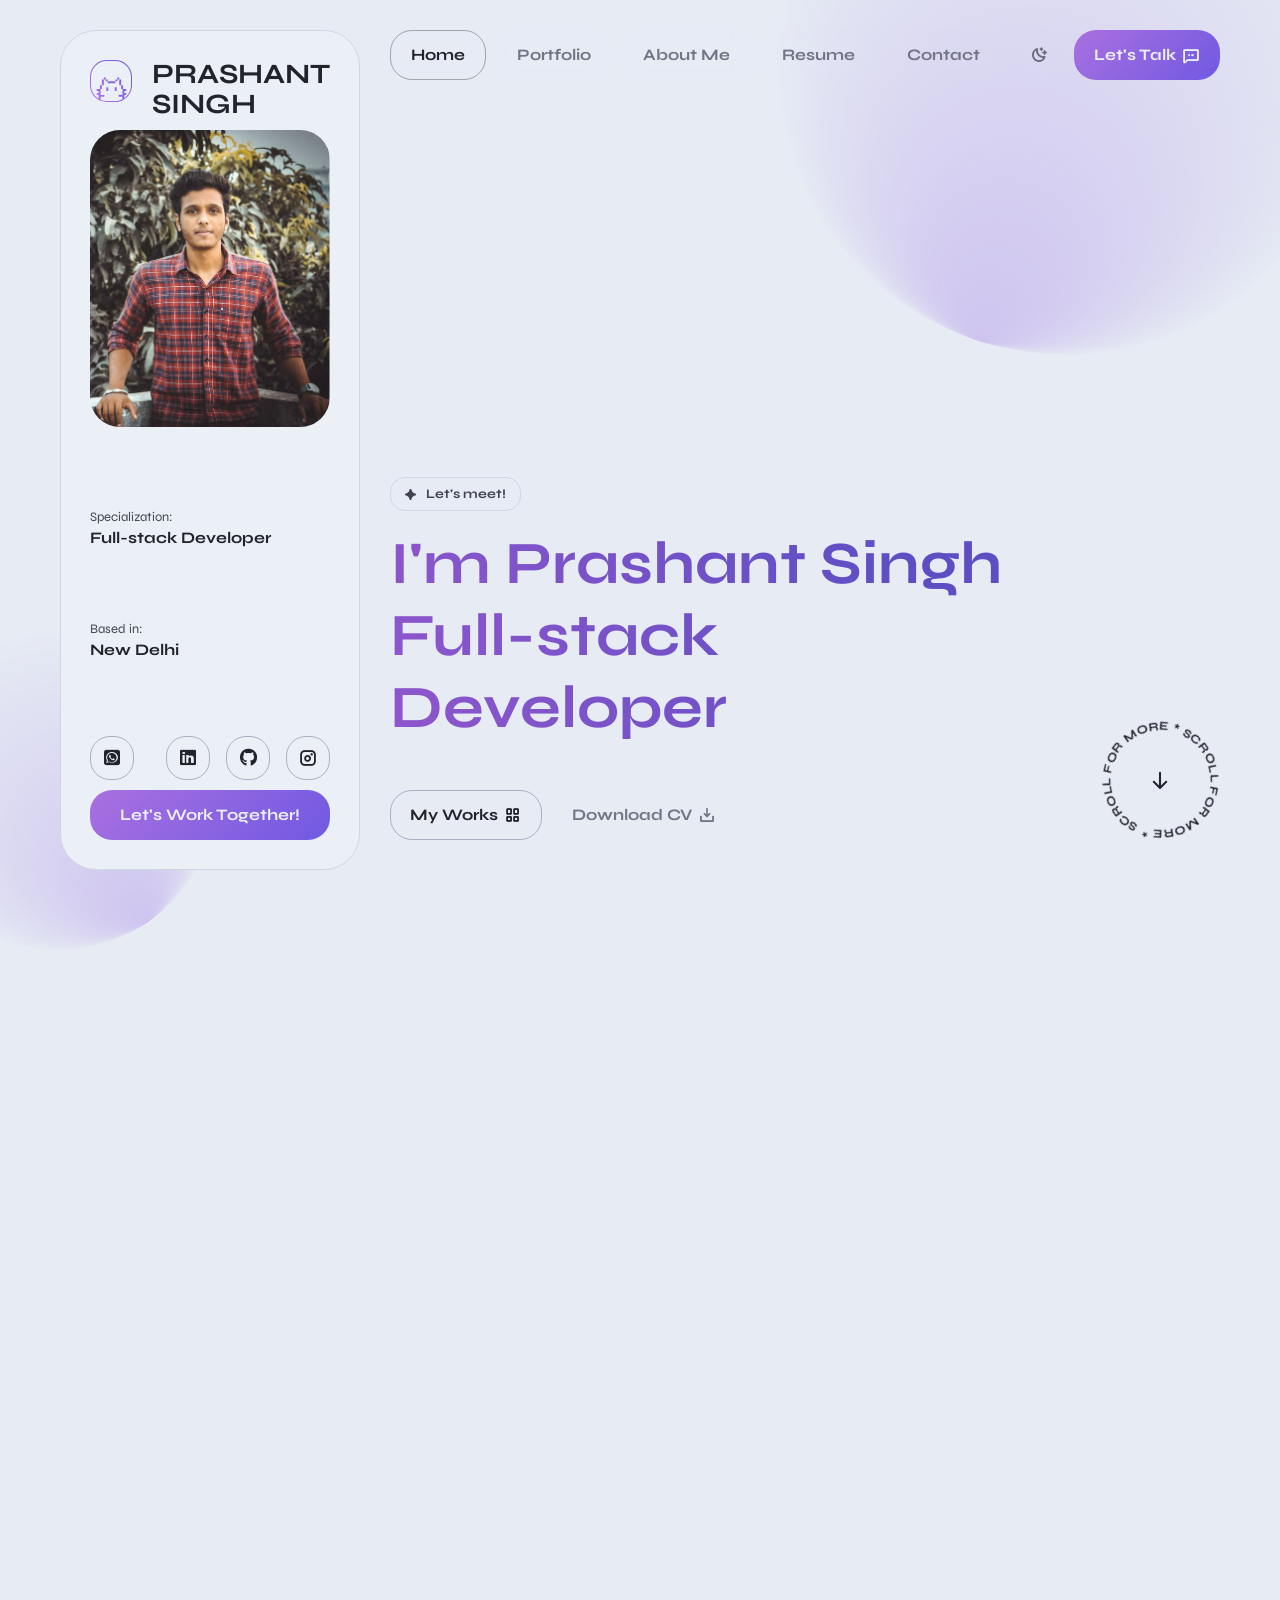
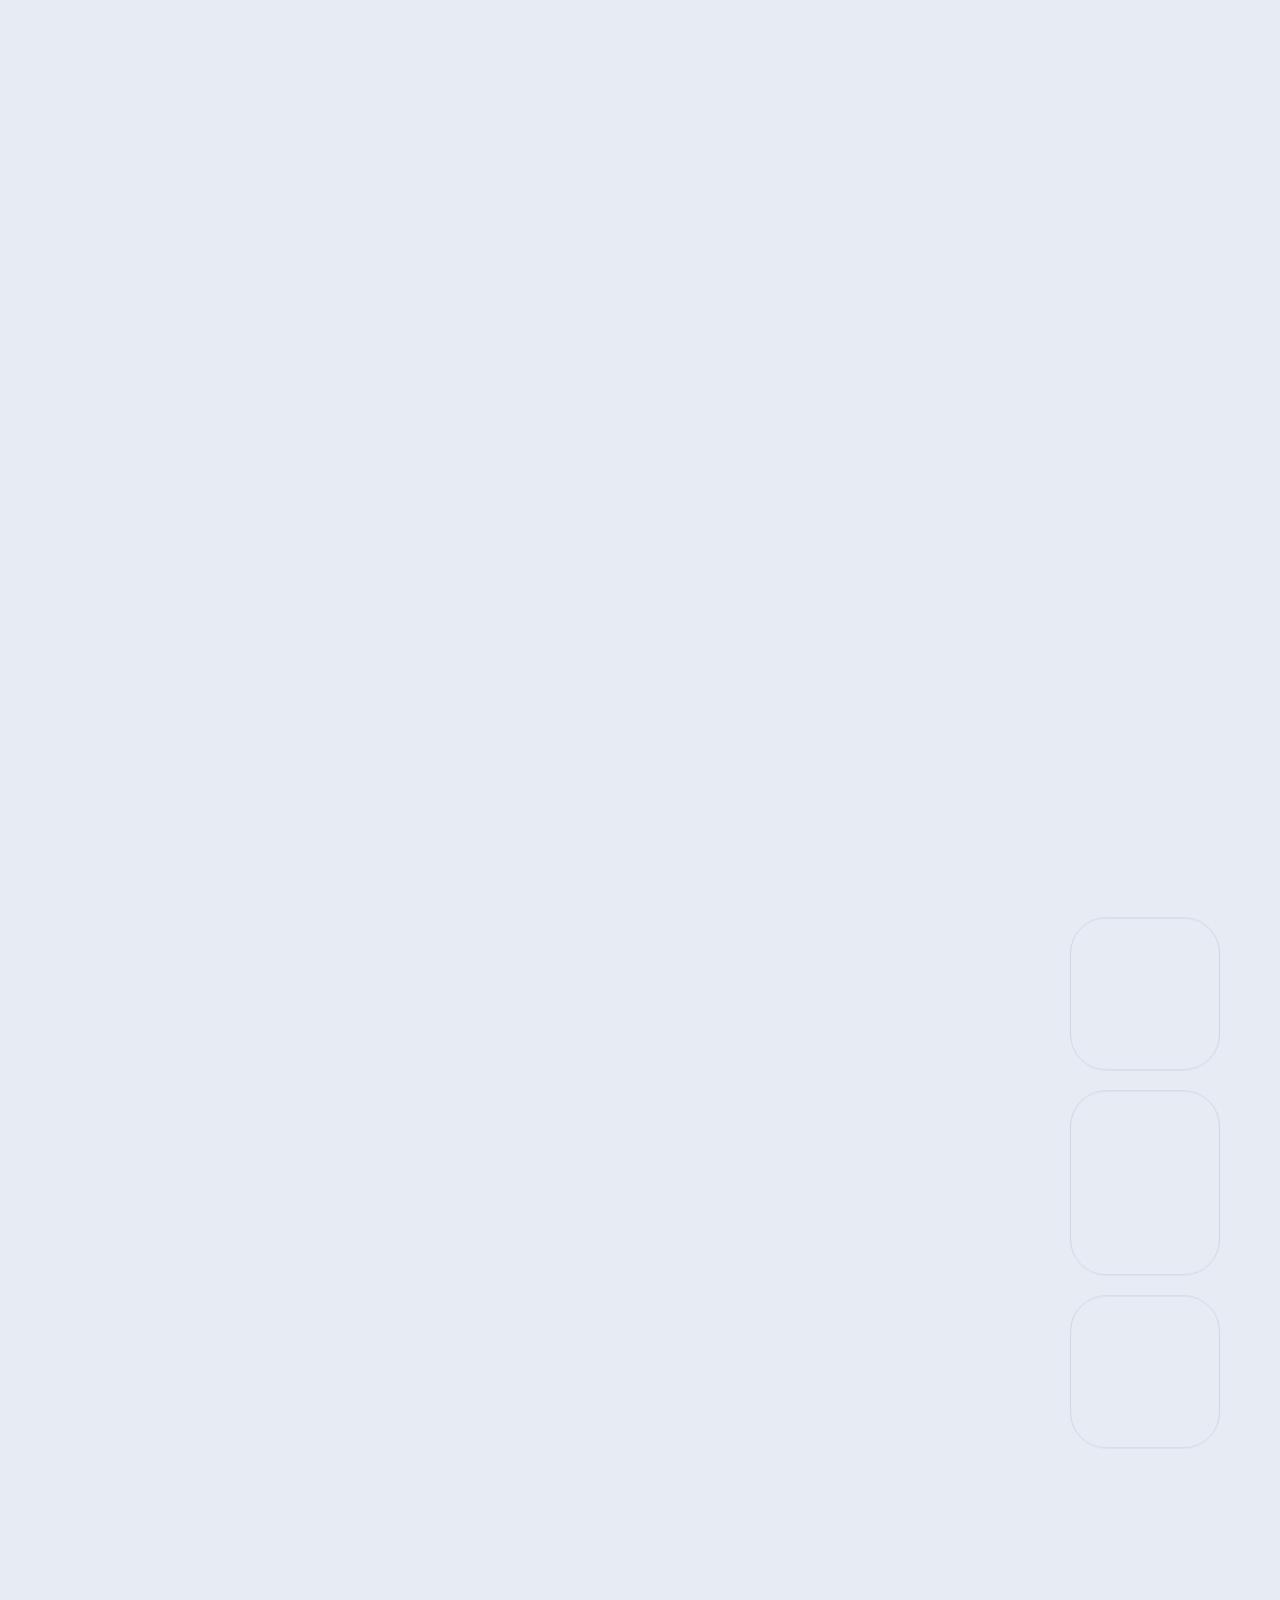
<file: index.html>
<!DOCTYPE html>
<html lang="en" dir="ltr">


<head>
  <meta charset="UTF-8">

  <!-- Page Title -->
  <title>Prashant Singh Portfolio </title>

  <!-- Meta Tags -->
  <meta name="description"
    content="Show yourself brightly with Braxton - unique and creative portfolio and resume template!">
  <meta name="keywords"
    content="mix_design, resume, portfolio, personal page, cv, template, one page, responsive, html5, css3, creative, clean">
  <meta name="author" content="mix_design">

  <!-- Viewport Meta-->
  <meta http-equiv="X-UA-Compatible" content="IE=edge">
  <meta name="viewport" content="width=device-width, initial-scale=1, maximum-scale=1">

  <!-- Template Favicon & Icons Start -->
  <link rel="icon" href="img/favicon/favicon.ico" sizes="any">
  <link rel="icon" href="img/favicon/icon.svg" type="image/svg+xml">
  <link rel="apple-touch-icon" href="img/favicon/apple-touch-icon.png">
  <link rel="manifest" href="img/favicon/manifest.webmanifest">
  <link rel="stylesheet" href="https://cdnjs.cloudflare.com/ajax/libs/font-awesome/6.6.0/css/all.min.css"
    integrity="sha512-Kc323vGBEqzTmouAECnVceyQqyqdsSiqLQISBL29aUW4U/M7pSPA/gEUZQqv1cwx4OnYxTxve5UMg5GT6L4JJg=="
    crossorigin="anonymous" referrerpolicy="no-referrer" />
  <!-- Template Favicon & Icons End -->

  <!-- Facebook Metadata Start -->
  <meta property="og:image:height" content="1200">
  <meta property="og:image:width" content="1200">
  <meta property="og:title" content="Braxton - Personal Portfolio & Resume HTML Template">
  <meta property="og:description"
    content="Show yourself brightly with Braxton - unique and creative portfolio and resume template!">
  <meta property="og:url" content="https://mixdesign.club/themeforest/braxton">
  <meta property="og:image" content="img/favicon/og-image.html">
  <!-- Facebook Metadata End -->

  <!-- Template Styles Start -->
  <link rel="stylesheet" href="css/loaders/loader.css">
  <link rel="stylesheet" type="text/css" href="css/plugins.css">
  <link rel="stylesheet" type="text/css" href="css/main.css">
  <!-- Template Styles End -->

  <!-- Custom Browser Color Start -->
  <meta name="theme-color" media="(prefers-color-scheme: light)" content="#dcdce7">
  <meta name="theme-color" media="(prefers-color-scheme: dark)" content="#111111">
  <meta name="msapplication-navbutton-color" content="#111111">
  <meta name="apple-mobile-web-app-capable" content="yes">
  <meta name="apple-mobile-web-app-status-bar-style" content="black-translucent">
  <!-- Custom Browser Color End -->
</head>

<body>

  <!-- Loader Start -->
  <div id="loader" class="loader">
    <div id="loaderContent" class="loader__content">
      <div class="loader__shadow"></div>
      <div class="loader__box"></div>
    </div>
  </div>
  <!-- Loader End -->

  <!-- Header Start -->
  <header id="header" class="header d-flex justify-content-between">

    <!-- Navigation Menu Start -->
    <div class="header__navigation">
      <nav id="menu" class="menu">
        <ul class="menu__list d-flex justify-content-start">
          <li class="menu__item">
            <a class="menu__link btn" href="#home">
              <span class="menu__caption">Home</span>
              <i class="ph-bold ph-house-simple"></i>
            </a>
          </li>
          <li class="menu__item">
            <a class="menu__link btn" href="#portfolio">
              <span class="menu__caption">Portfolio</span>
              <i class="ph-bold ph-squares-four"></i>
            </a>
          </li>
          <li class="menu__item">
            <a class="menu__link btn" href="#about">
              <span class="menu__caption">About Me</span>
              <i class="ph-bold ph-user"></i>
            </a>
          </li>
          <li class="menu__item">
            <a class="menu__link btn" href="#resume">
              <span class="menu__caption">Resume</span>
              <i class="ph-bold ph-article"></i>
            </a>
          </li>
          <li class="menu__item">
            <a class="menu__link btn" href="#contact">
              <span class="menu__caption">Contact</span>
              <i class="ph-bold ph-envelope"></i>
            </a>
          </li>
        </ul>
      </nav>
    </div>
    <!-- Navigation Menu End -->

    <!-- Header Controls Start -->
    <div class="header__controls d-flex justify-content-end">
      <button id="color-switcher" class="color-switcher header__switcher btn" type="button" role="switch"
        aria-label="light/dark mode" aria-checked="true"></button>
      <a id="notify-trigger" class="header__trigger btn"
        href="mailto:prashantsinghalpq@gmail.com?subject=Message%20from%20your%20site">
        <span class="trigger__caption">Let's Talk</span>
        <i class="ph-bold ph-chat-dots"></i>
      </a>
    </div>
    <!-- Header Controls End -->

  </header>
  <!-- Header End -->

  <!-- SVG Background Start -->
  <div id="svgBackground" class="svg-background">
    <!-- top svg item -->
    <div class="background__svg01" data-speed="0.8">
      <svg version="1.1" xmlns="http://www.w3.org/2000/svg" x="0px" y="0px" width="1000px" height="1000px"
        viewBox="0 0 1000 1000" style="enable-background:new 0 0 1000 1000;" xml:space="preserve">
        <style type="text/css">
          .bg01 {
            fill: url(#color-gradient);
          }
        </style>
        <radialGradient id="color-gradient" cx="418.5665" cy="225.9685" r="499.9326" fx="866.8251" fy="4.6162"
          gradientTransform="matrix(-0.6935 0.7207 -0.7207 -0.6935 953.1126 355.0528)" gradientUnits="userSpaceOnUse">
          <stop offset="0" style="stop-color:#CEC4EF" />
          <stop offset="1" style="stop-color:#CEC4EF;stop-opacity:0" />
        </radialGradient>
        <circle class="bg01" cx="500" cy="500" r="500" />
      </svg>
    </div>
    <!-- bottom svg item -->
    <div class="background__svg02" data-speed="0.4">
      <svg version="1.1" xmlns="http://www.w3.org/2000/svg" x="0px" y="0px" width="429.6px" height="429.6px"
        viewBox="0 0 429.6 429.6" style="enable-background:new 0 0 429.6 429.6;" xml:space="preserve">
        <style type="text/css">
          .bg02 {
            fill: url(#color-gradient-2);
          }
        </style>
        <g id="Layer_1-2">
          <radialGradient id="color-gradient-2" cx="2213.9312" cy="-11537.4219" r="214.85" fx="2393.6191"
            fy="-11419.6494" gradientTransform="matrix(1.902285e-02 0.9998 0.9998 -1.954636e-02 11706.5303 -2223.4016)"
            gradientUnits="userSpaceOnUse">
            <stop offset="0" style="stop-color:#CEC4EF" />
            <stop offset="1" style="stop-color:#CEC4EF;stop-opacity:0" />
          </radialGradient>
          <path class="bg02"
            d="M63,63C146.9-21,282.9-21,366.8,62.9s83.8,219.9-0.1,303.8s-219.9,83.9-303.8,0.1S-20.9,146.9,63,63z" />
        </g>
      </svg>
    </div>
  </div>
  <!-- SVG Background End -->

  <!-- Avatar Side Block Start -->
  <div id="avatar" class="avatar">
    <div class="avatar__container d-flex flex-column justify-content-lg-between">
      <!-- image and logo -->
      <div class="avatar__block">
        <div class="avatar__logo d-flex align-items-center">
          <div class="logo__image">

            <svg xmlns="http://www.w3.org/2000/svg" x="0px" y="0px" width="85px" height="85px" viewBox="0 0 85 85"
              style="enable-background:new 0 0 85 85;" xml:space="preserve" class="gradient-fill">
              <style type="text/css">
                .gradient-fill {
                  fill: url(#gradientFill);
                }
              </style>
              <g>
                <linearGradient id="gradientFill" gradientUnits="userSpaceOnUse" x1="9.9604" y1="75.0338" x2="75.0387"
                  y2="9.9555">
                  <stop offset="0" style="stop-color:var(--accent)" />
                  <stop offset="1" style="stop-color:var(--secondary)" />
                </linearGradient>
                <path class="gradient-fill" d="M51,0H34C15.2,0,0,15.2,0,34v17c0,14.3,8.9,26.6,21.4,31.6c0,0,0,0,0,0l0,0C25.3,84.1,29.5,85,34,85h17
                    c6,0,11.7-1.6,16.6-4.3c0.1-0.1,0.2-0.1,0.3-0.2C78.1,74.6,85,63.6,85,51V34C85,15.2,69.8,0,51,0z M83,51c0,10.7-5.3,20.2-13.4,26
                    v-2.5v-3.9h3.9v-3.9h-3.9v-3.9h3.9v-3.9h-3.9H67v-3.9V51h-3.9v3.9v3.9h2.6v3.9v3.9v3.9h-3.9h-3.9v3.9h3.9h3.9v3.9v1
                    C61.3,81.7,56.3,83,51,83H34c-4.5,0-8.7-0.9-12.6-2.6v-2v-3.9h3.9h3.9v-3.9h-3.9h-3.9v-3.9v-3.9v-3.9H24v-3.9V51h-3.9v3.9v3.9h-2.6
                    h-3.9v3.9h3.9v3.9h-3.9v3.9h3.9v3.9v3.9C8.2,72.8,2,62.6,2,51V34C2,16.4,16.4,2,34,2h17c17.6,0,32,14.4,32,32V51z M50.1,54.9H54
                    v3.9v3.9h-3.9v-3.9V54.9z M33.1,54.9H37v3.9v3.9h-3.9v-3.9V54.9z M27.9,51H24v-3.9v-3.9v-3.9h3.9v3.9v3.9V51z M31.8,39.3h-3.9v-3.9
                    h3.9V39.3z M31.8,43.2v-3.9h3.9v3.9H31.8z M63.1,47.1V51h-3.9v-3.9v-3.9v-3.9h3.9v3.9V47.1z M35.7,47.1v-3.9h3.9h3.9h3.9h3.9v3.9
                    h-3.9h-3.9h-3.9H35.7z M59.2,39.3h-3.9v-3.9h3.9V39.3z M55.3,43.2h-3.9v-3.9h3.9V43.2z" />
              </g>
            </svg>
          </div>
          <div class="logo__caption">
            <p>PRASHANT<br>SINGH</p>
          </div>
        </div>
        <div class="avatar__image">
          <img src="img/PrashantSinghDP.png" alt="Braxton - Personal Portfolio & Resume HTML Template Avatar">
        </div>
      </div>
      <!-- data caption #1 -->
      <div class="avatar__block">
        <h6>
          <small class="top">Specialization:</small>
          Full-stack Developer
        </h6>
      </div>
      <!-- data caption #2 -->
      <div class="avatar__block">
        <h6>
          <small class="top">Based in:</small>
          New Delhi
        </h6>
      </div>
      <!-- socials and CTA button -->
      <div class="avatar__block">
        <div class="avatar__socials">
          <ul class="socials-square d-flex justify-content-between">
            <li class="socials-square__item">
              <a class="socials-square__link btn" href="https://wa.me/+919504334245
                " target="_blank"><i class="fa-brands fa-square-whatsapp"></i></a>
            </li>

            <li class="socials-square__item"></li>
            <a class="socials-square__link btn" href="https://www.linkedin.com/in/prashantuff/" target="_blank"><i
                class="fa-brands fa-linkedin"></i></a>
            </li>
            <li class="socials-square__item">
              <a class="socials-square__link btn" href="https://github.com/137prashant" target="_blank"><i
                  class="fa-brands fa-github"></i></a>
            </li>
            <li class="socials-square__item">
              <a class="socials-square__link btn" href="https://www.instagram.com/__prashantsingh___/"
                target="_blank"><i class="ph-bold ph-instagram-logo"></i></a>
            </li>

          </ul>
        </div>
        <div class="avatar__btnholder">
          <a class="btn btn-default btn-fullwidth btn-hover btn-hover-accent" href="#contact" target="_blank">
            <span class="btn-caption">Let's Work Together!</span>
          </a>
        </div>
      </div>
    </div>
  </div>
  <!-- Avatar Side Block End -->

  <!-- Page Content Start -->
  <div id="content" class="content">
    <div class="content__wrapper">

      <!-- Intro Section Start -->
      <section id="home" class="main intro">

        <!-- Headline Start -->
        <div id="headline" class="headline d-flex align-items-start flex-column">
          <p class="headline__subtitle animate-headline">
            <svg xmlns="http://www.w3.org/2000/svg" x="0px" y="0px" width="13px" height="13px" viewBox="0 0 13 13"
              fill="currentColor">
              <path fill="currentColor" d="M5.6,12.6c-0.5-0.8-0.7-2.4-1.7-3.5c-1-1-2.7-1.2-3.5-1.7C-0.1,7-0.1,6,0.4,5.6c0.8-0.5,2.3-0.6,3.5-1.8
                  C5,2.8,5.1,1.2,5.6,0.4C6-0.1,7-0.1,7.4,0.4c0.5,0.8,0.7,2.4,1.8,3.5c1.2,1.2,2.6,1.2,3.5,1.7c0.6,0.4,0.6,1.4,0,1.7
                  C11.8,7.9,10.2,8,9.1,9.1c-1,1-1.2,2.7-1.7,3.5C7,13.1,6,13.1,5.6,12.6z" />
            </svg>
            <span>Let's meet!</span>
          </p>
          <h1 class="headline__title animate-headline">I'm Prashant Singh<br>Full-stack Developer</h1>
          <div class="headline__btnholder d-flex flex-column flex-sm-row">
            <a class="btn mobile-vertical btn-default btn-hover btn-hover-accent-mobile animate-headline"
              target="_blank" href="https://github.com/137prashant">
              <span class="btn-caption">My Works</span>
              <i class="ph-bold ph-squares-four"></i>
            </a>
            <a class="btn mobile-vertical btn-default btn-hover btn-hover-outline-mobile animate-headline"
              target="_blank" href="https://drive.google.com/file/d/1FV9E2ZpjhNIt9Wi42lefQQDwcAIfssZO/view">
              <span class="btn-caption">Download CV</span>
              <i class="ph-bold ph-download-simple"></i>
            </a>
          </div>
        </div>
        <!-- Headline End -->

        <!-- Scroll Button Start -->
        <div class="rotating-btn">
          <a href="#portfolio" class="rotating-btn__link slide-down">
            <!-- SVG rotating text -->
            <svg version="1.1" xmlns="http://www.w3.org/2000/svg" xmlns:xlink="http://www.w3.org/1999/xlink" x="0px"
              y="0px" viewBox="0 0 120 120" style="enable-background:new 0 0 120 120;" xml:space="preserve"
              class="animate-rotation" data-value="360">
              <defs>
                <path id="textPath"
                  d="M110,59.5c0,27.6-22.4,50-50,50s-50-22.4-50-50s22.4-50,50-50S110,31.9,110,59.5z" />
              </defs>
              <g>
                <use xlink:href="#textPath" fill="none"></use>
                <text>
                  <!-- button text here!!! -->
                  <textPath xlink:href="#textPath">Scroll for More * Scroll for More * </textPath>
                </text>
              </g>
            </svg>
            <!-- arrow icon -->
            <i class="ph-bold ph-arrow-down"></i>
          </a>
        </div>
        <!-- Scroll Button End -->

      </section>
      <!-- Intro Section End -->

      <!-- Portfolio Section Start -->
      <section id="portfolio" class="inner inner-first portfolio">

        <!-- Content Block - H2 Section Title Start -->
        <div class="content__block section-grid-title">
          <p class="h2__subtitle animate-in-up">
            <svg xmlns="http://www.w3.org/2000/svg" x="0px" y="0px" width="13px" height="13px" viewBox="0 0 13 13"
              fill="currentColor">
              <path fill="currentColor" d="M5.6,12.6c-0.5-0.8-0.7-2.4-1.7-3.5c-1-1-2.7-1.2-3.5-1.7C-0.1,7-0.1,6,0.4,5.6c0.8-0.5,2.3-0.6,3.5-1.8
                  C5,2.8,5.1,1.2,5.6,0.4C6-0.1,7-0.1,7.4,0.4c0.5,0.8,0.7,2.4,1.8,3.5c1.2,1.2,2.6,1.2,3.5,1.7c0.6,0.4,0.6,1.4,0,1.7
                  C11.8,7.9,10.2,8,9.1,9.1c-1,1-1.2,2.7-1.7,3.5C7,13.1,6,13.1,5.6,12.6z" />
            </svg>
            <span>Portfolio</span>
          </p>
          <h2 class="h2__title animate-in-up">Dive into the professional projects I’ve successfully developed.</h2>
        </div>
        <!-- Content Block - H2 Section Title End -->

        <!-- Content Block - Works Gallery Start -->
        <div class="content__block grid-block">
          <div class="container-fluid px-0 inner__gallery">
            <div class="row gx-0 my-gallery" itemscope itemtype="http://schema.org/ImageGallery">

              <!-- Works Gallery Single Item Start -->
              <figure class="col-12 col-md-6 gallery__item grid-item animate-card-2" itemprop="associatedMedia"
                itemscope itemtype="http://schema.org/ImageObject">
                <a href="img/works/bostonPayroll.png" data-image="img/works/bostonPayroll.png" class="gallery__link"
                  itemprop="contentUrl" data-size="1400x1400">
                  <img src="img/works/bostonPayroll.png" class="gallery__image" itemprop="thumbnail"
                    alt="Image description">
                </a>
                <figcaption class="gallery__descr" itemprop="caption description">
                  <h5>Boston Payroll</h5>
                  <div class="card__tags d-flex flex-wrap">
                    <span class="rounded-tag">Boston Payroll</span>
                    <a class="gallery__visit" href="https://bostonstage.oodleslab.com/" target="_blank" rel="noopener noreferrer">
                      <i class="ph-bold ph-arrow-square-out"></i>
                      <span>Visit Website</span>
                    </a>
                  </div>
                  <div class="gallery__meta">
                    <span class="gallery__stack-label">Tech Stack</span>
                    <div class="gallery__stack d-flex flex-wrap">
                      <span class="gallery__stack-tag">React.js</span>
                      <span class="gallery__stack-tag">TypeScript</span>
                      <span class="gallery__stack-tag">Tailwind CSS</span>
                      <span class="gallery__stack-tag">React Query</span>
                      <span class="gallery__stack-tag">Redux Toolkit</span>
                      <span class="gallery__stack-tag">RBAC</span>
                    </div>
                  </div>
                  <div class="gallery__details">
                    <p class="small">
                      – Developed a comprehensive payroll management platform enabling
                      employers to manage employees, payroll processing, tax calculations,
                      deductions, reimbursements, invoices, and payroll compliance through
                      a centralized and user-friendly dashboard.
                      <br>
                      – Built scalable payroll workflows, reporting dashboards, payroll check
                      generation, and approval processes while integrating RESTful APIs,
                      improving payroll accuracy, operational efficiency, and overall user
                      experience.
                    </p>
                  </div>
                </figcaption>
              </figure>
              <!-- Works Gallery Single Item End -->

              <!-- Works Gallery Single Item Start -->
              <figure class="col-12 col-md-6 gallery__item grid-item animate-card-2" itemprop="associatedMedia"
                itemscope itemtype="http://schema.org/ImageObject">
                <a href="img/works/closerxpert.png" data-image="img/works/closerxpert.png" class="gallery__link"
                  itemprop="contentUrl" data-size="1400x1400">
                  <img src="img/works/closerxpert.png" class="gallery__image" itemprop="thumbnail"
                    alt="Image description">
                </a>
                <figcaption class="gallery__descr" itemprop="caption description">
                  <h5>CloserXpert</h5>
                  <div class="card__tags d-flex flex-wrap">
                    <span class="rounded-tag">CloserXpert</span>
                  </div>
                  <div class="gallery__meta">
                    <span class="gallery__stack-label">Tech Stack</span>
                    <div class="gallery__stack d-flex flex-wrap">
                      <span class="gallery__stack-tag">React</span>
                      <span class="gallery__stack-tag">Tailwind CSS</span>
                      <span class="gallery__stack-tag">React Query</span>
                      <span class="gallery__stack-tag">Twilio</span>
                      <span class="gallery__stack-tag">LiveKit</span>
                      <span class="gallery__stack-tag">WebSockets</span>
                    </div>
                  </div>
                  <div class="gallery__details">
                    <p class="small">
                      – Built a role-based AI sales enablement platform (Sales, Business) that
                      allowed creation and testing of AI agents for customer interactions
                      through voice and text, with real-time call handling for appointment
                      booking, transfers, and AI-driven practice sessions with feedback.
                      <br>
                      – Designed an interactive sales dashboard displaying performance, deals,
                      scores, and leaderboards for setters and closers, improving training
                      productivity, and providing managers with actionable insights.
                    </p>
                  </div>
                </figcaption>
              </figure>
              <!-- Works Gallery Single Item End -->

              <!-- Works Gallery Single Item Start -->
              <figure class="col-12 col-md-6 gallery__item grid-item animate-card-2" itemprop="associatedMedia"
                itemscope itemtype="http://schema.org/ImageObject">
                <a href="img/works/futureagi1.png" data-image="img/works/futureagi1.png" class="gallery__link"
                  itemprop="contentUrl" data-size="1400x1400">
                  <img src="img/works/futureagi1.png" class="gallery__image" itemprop="thumbnail"
                    alt="Image description">
                </a>
                <figcaption class="gallery__descr" itemprop="caption description">
                  <h5>Future AGI</h5>
                  <div class="card__tags d-flex flex-wrap">
                    <span class="rounded-tag">Future AGI</span>
                    <a class="gallery__visit" href="https://futureagi.com/" target="_blank" rel="noopener noreferrer">
                      <i class="ph-bold ph-arrow-square-out"></i>
                      <span>Visit Website</span>
                    </a>
                  </div>
                  <div class="gallery__meta">
                    <span class="gallery__stack-label">Tech Stack</span>
                    <div class="gallery__stack d-flex flex-wrap">
                      <span class="gallery__stack-tag">React</span>
                      <span class="gallery__stack-tag">Material UI</span>
                      <span class="gallery__stack-tag">AG Grid</span>
                      <span class="gallery__stack-tag">Redux</span>
                    </div>
                  </div>
                  <div class="gallery__details">
                    <p class="small">
                      – Built high-performance, scalable UIs for a Generative AI lifecycle
                      platform, streamlining dataset evaluation, prompt generation,
                      optimization, and model evaluation. Delivered real-time components
                      for monitoring, tracing, and alerting to proactively detect errors,
                      ensuring safety, compliance, and observability.
                      <br>
                      – Developed scalable, user-friendly interfaces with dynamic tables and
                      advanced filtering for seamless data exploration. Collaborated with
                      product, design, and backend teams to create a comprehensive AI
                      prototyping environment.
                    </p>
                  </div>
                </figcaption>
              </figure>
              <!-- Works Gallery Single Item End -->

              <!-- Works Gallery Single Item Start -->
              <figure class="col-12 col-md-6 gallery__item grid-item animate-card-2" itemprop="associatedMedia"
                itemscope itemtype="http://schema.org/ImageObject">
                <a href="img/works/datym.png" data-image="img/works/datym.png" class="gallery__link"
                  itemprop="contentUrl" data-size="1400x1400">
                  <img src="img/works/datym.png" class="gallery__image" itemprop="thumbnail" alt="Image description">
                </a>
                <figcaption class="gallery__descr" itemprop="caption description">
                  <h5>Datym</h5>
                  <div class="card__tags d-flex flex-wrap">
                    <span class="rounded-tag">Datym</span>
                    <a class="gallery__visit" href="https://datym.ai/" target="_blank" rel="noopener noreferrer">
                      <i class="ph-bold ph-arrow-square-out"></i>
                      <span>Visit Website</span>
                    </a>
                  </div>
                  <div class="gallery__meta">
                    <span class="gallery__stack-label">Tech Stack</span>
                    <div class="gallery__stack d-flex flex-wrap">
                      <span class="gallery__stack-tag">Django</span>
                      <span class="gallery__stack-tag">HTML</span>
                      <span class="gallery__stack-tag">CSS</span>
                      <span class="gallery__stack-tag">Pinecone</span>
                      <span class="gallery__stack-tag">Streamlit</span>
                    </div>
                  </div>
                  <div class="gallery__details">
                    <p class="small">
                      – Built a platform to manage medical conferences, storing abstracts and
                      posters in a vector database (Pinecone) to enable efficient data retrieval and
                      analysis.
                      <br>
                      – Users can purchase access to conferences, ask questions related to the
                      conference content, and receive results in a table format.
                      <br>
                      – Implemented features for users to make notes, select useful rows, save or
                      export their findings, and narrate multiple saved searches using OpenAI.
                    </p>
                  </div>
                </figcaption>
              </figure>
              <!-- Works Gallery Single Item End -->

              <!-- Works Gallery Single Item Start -->
              <!-- <figure class="col-12 col-md-6 gallery__item grid-item animate-card-2" itemprop="associatedMedia"
                itemscope itemtype="">
                <a href="img/works/medical record.jpg" data-image="img/works/medical record.jpg" class="gallery__link"
                  itemprop="contentUrl" data-size="1200x1200">
                  <img src="img/works/medical record.jpg">
                </a>
                <figcaption class="gallery__descr" itemprop="caption description">
                  <h5 style="color:white">Medical Record Summarization</h5>
                  <div class="card__tags d-flex flex-wrap">
                    <span class="rounded-tag"><a href="">Medical Record Summarization</a></span>
                    <p class="small">
                      – Created an AI-based tool to process and summarize large or multiple PDFs
                      of patient records, generating patient summaries and abstracts linked to
                      original documents for streamlined information retrieval. <br> – Utilized Next.js and Tailwind CSS
                      for the frontend and FastAPI with
                      ChatGPT API for the backend. <br> – Reduced information retrieval time by 40%, enhancing
                      efficiency for
                      medical professionals.
                    </p>
                </figcaption>
              </figure> -->
              <!-- Works Gallery Single Item End -->

              <!-- Works Gallery Single Item Start -->
              <figure class="col-12 col-md-6 gallery__item grid-item animate-card-2" itemprop="associatedMedia"
                itemscope itemtype="http://schema.org/ImageObject">
                <a href="img/works/Prescription.jpg" data-image="img/works/Prescription.jpg" class="gallery__link"
                  itemprop="contentUrl" data-size="1400x1400">
                  <img src="img/works/Prescription.jpg" class="gallery__image" itemprop="thumbnail"
                    alt="Image description">
                </a>
                <figcaption class="gallery__descr" itemprop="caption description">
                  <h5>Prescription Cross Check</h5>
                  <div class="card__tags d-flex flex-wrap">
                    <span class="rounded-tag">Prescription Cross Check</span>
                  </div>
                  <div class="gallery__meta">
                    <span class="gallery__stack-label">Tech Stack</span>
                    <div class="gallery__stack d-flex flex-wrap">
                      <span class="gallery__stack-tag">Next.js</span>
                      <span class="gallery__stack-tag">Tailwind CSS</span>
                      <span class="gallery__stack-tag">FastAPI</span>
                      <span class="gallery__stack-tag">ChatGPT API</span>
                    </div>
                  </div>
                  <div class="gallery__details">
                    <p class="small">
                      – Developed an AI-based system that evaluates the suitability of
                      prescribed medications based on patient health information, allergies,
                      and current conditions.
                      <br>
                      – Built the frontend with Next.js and Tailwind CSS and the backend
                      with FastAPI and ChatGPT API, providing real-time feedback on
                      medication appropriateness.
                      <br>
                      – Improved patient safety and treatment accuracy by 15%.
                    </p>
                  </div>
                </figcaption>
              </figure>
              <!-- Works Gallery Single Item End -->

              <!-- Works Gallery Single Item Start -->
              <!-- <figure class="col-12 col-md-6 gallery__item grid-item animate-card-2" itemprop="associatedMedia"
                itemscope itemtype="http://schema.org/ImageObject">
                <a href="img/works/Metabolic.jpg" data-image="img/works/Metabolic.jpg" class="gallery__link"
                  itemprop="contentUrl" data-size="1400x1400">
                  <img src="img/works/Metabolic.jpg" class="gallery__image" itemprop="thumbnail"
                    alt="Image description">
                </a>
                <figcaption class="gallery__descr" itemprop="caption description">
                  <h5 style="color:white">Money Tracker</h5>
                  <div class="card__tags d-flex flex-wrap">
                    <span class="rounded-tag"><a href="">Metabolic Fitness Chatbot</a></span>
                    <p class="small">
                      – Implemented an AI-based chatbot that interacts with users to
                      answer questions about training videos uploaded by metabolic
                      fitness trainers.<br> – Planned the frontend using Next.js and Tailwind CSS and the backend
                      using FastAPI and ChatGPT API, recommending relevant videos based on
                      user interactions.<br> – Enhanced user engagement and content accessibility by 20%
                    </p>
                </figcaption>
              </figure> -->
              <!-- Works Gallery Single Item End -->

            </div>
          </div>
        </div>
        <!-- Content Block - Works Gallery End -->

      </section>
      <!-- Portfolio Section End -->

      <!-- About Section Start -->
      <section id="about" class="inner about">

        <!-- Content Block - H2 Section Title Start -->
        <div class="content__block section-grid-title">
          <p class="h2__subtitle animate-in-up">
            <svg xmlns="http://www.w3.org/2000/svg" x="0px" y="0px" width="13px" height="13px" viewBox="0 0 13 13"
              fill="currentColor">
              <path fill="currentColor" d="M5.6,12.6c-0.5-0.8-0.7-2.4-1.7-3.5c-1-1-2.7-1.2-3.5-1.7C-0.1,7-0.1,6,0.4,5.6c0.8-0.5,2.3-0.6,3.5-1.8
                  C5,2.8,5.1,1.2,5.6,0.4C6-0.1,7-0.1,7.4,0.4c0.5,0.8,0.7,2.4,1.8,3.5c1.2,1.2,2.6,1.2,3.5,1.7c0.6,0.4,0.6,1.4,0,1.7
                  C11.8,7.9,10.2,8,9.1,9.1c-1,1-1.2,2.7-1.7,3.5C7,13.1,6,13.1,5.6,12.6z" />
            </svg>
            <span>About Me</span>
          </p>
          <h2 class="h2__title animate-in-up">Turning complex problems into simple design</h2>
        </div>
        <!-- Content Block - H2 Section Title End -->

        <!-- Content Block - Achievements Start -->
        <div class="content__block grid-block">
          <div class="achievements d-flex flex-column flex-md-row align-items-md-stretch">
            <!-- achievements single item -->
            <div class="achievements__item d-flex flex-column grid-item animate-card-3">
              <div class="achievements__card">
                <p class="achievements__number">5+</p>
                <p class="achievements__descr">Projects Done</p>
              </div>
            </div>
            <!-- achievements single item -->
            <div class="achievements__item d-flex flex-column grid-item animate-card-3">
              <div class="achievements__card">
                <p class="achievements__number">2.5+</p>
                <p class="achievements__descr">Years of experience</p>
              </div>
            </div>
            <!-- achievements single item -->
            <div class="achievements__item d-flex flex-column grid-item animate-card-3">
              <div class="achievements__card">
                <p class="achievements__number">5+</p>
                <p class="achievements__descr">Personal Projects</p>
              </div>
            </div>
          </div>
        </div>
        <!-- Content Block - Achievements End -->

        <!-- Content Block - About Me Data Start -->
        <div class="content__block grid-block block-large">
          <div class="container-fluid p-0">
            <div class="row g-0 justify-content-between">

              <!-- About Me Description Start -->
              <div class="col-12 col-xl-8 grid-item about-descr">
                <p class="about-descr__text animate-in-up">
                  Full-stack Developer with 2.5+ years of experience building scalable and responsive web
                  applications.</br>
                  Proficient in React.js, Next.js, Vite, Tailwind CSS, Material UI, Redux, and JavaScript (ES6+), with
                  hands-on expertise in integrating RESTful APIs and developing real-time, data-driven features.</br>
                  Experienced in creating intuitive dashboards, dynamic tables, and reusable UI components that enhance
                  usability and performance.</br>
                  Collaborated with cross-functional teams to deliver AI-driven solutions in healthcare, research, and
                  sales domains, improving efficiency, accuracy, and user engagement.</br>
                  Certified in Full-Stack MERN Development with strong problem-solving, communication, and teamwork
                  skills.
                </p>
                <!-- <p class="about-descr__text animate-in-up">
                    With a strong foundation in front end development and a focus on React.js .I love turning Codes into functional user-friendly interfaces .I stay updated with the latest trends and best practices in Web Development , constantly expanding my skills through continuous learning. I am proficient in modern web technologies such as HTML , CSS , JavaScript and i have a deep understanding of the React.js , including Redux , React Router and style components . I am currently exploring Backend development with MERN Stack 
                 
                  </p> -->
                <div class="btn-group about-descr__btnholder animate-in-up">
                  <a class="btn mobile-vertical btn-default btn-hover btn-hover-accent" target="_blank"
                    href="https://drive.google.com/file/d/1FV9E2ZpjhNIt9Wi42lefQQDwcAIfssZO/view">
                    <span class="btn-caption">Download CV</span>
                    <i class="ph-bold ph-download-simple"></i>
                  </a>
                </div>
              </div>
              <!-- About Me Description End -->

              <!-- About Me Information Start -->
              <div class="col-12 col-xl-4 grid-item about-info">
                <div class="about-info__item animate-in-up">
                  <h6>
                    <small class="top">Name</small>
                    Prashant Singh
                  </h6>
                </div>
                <div class="about-info__item animate-in-up">
                  <h6>
                    <small class="top">Phone</small>
                    <a class="text-link-bold" href="tel:+918816029116">+919504334245</a>
                  </h6>
                </div>
                <div class="about-info__item animate-in-up">
                  <h6>
                    <small class="top">Email</small>
                    <a class="text-link-bold"
                      href="mailto:prashantsinghalpq@gmail.com?subject=Message%20from%20your%20site">prashantsinghalpq@gmail.com</a>
                  </h6>
                </div>
                <div class="about-info__item animate-in-up">
                  <h6>
                    <small class="top">Location</small>
                    <a class="text-link-bold" href="https://maps.app.goo.gl/6y89eRL24hKwtgcU8" target="_blank">New
                      Delhi</a>
                  </h6>
                </div>
              </div>
              <!-- About Me Information End -->

            </div>
          </div>
        </div>
        <!-- Content Block - About Me Data End -->

        <!-- Content Block - Services Start -->
        <!-- <div class="content__block grid-block">
            <div class="container-fluid p-0">
              <div class="row g-0 align-items-stretch cards">
                <div class="col-12 col-md-6 cards__item grid-item animate-card-2">
                  <div class="cards__card d-flex flex-column">
                    <div class="cards__descr">
                      <h4 class="cards__title animate-in-up">Frontend<br>development</h4>
                      <div class="cards__tags d-flex flex-wrap animate-in-up">
                        <span class="rounded-tag tag-outline">UI/UX Design</span>
                        <span class="rounded-tag tag-outline">Design to Code</span>
                      </div>
                      <p class="small cards__text animate-in-up">I work with HTML/CSS, and WordPress.</p>
                    </div>
                    <div class="cards__image d-flex animate-in-up">
                      <img src="img/services/1200x900_s01.webp" alt="Service/Feature Image">
                    </div>
                  </div>
                </div>
                <div class="col-12 col-md-6 cards__item grid-item animate-card-2">
                  <div class="cards__card d-flex flex-column">
                    <div class="cards__descr">
                      <h4 class="cards__title animate-in-up">Digital art and Web designing</h4>
                      <div class="cards__tags d-flex flex-wrap animate-in-up">
                        <span class="rounded-tag tag-outline">Figma</span>
                        <span class="rounded-tag tag-outline">Canva</span>
                      </div>
                      <p class="small cards__text animate-in-up">I use Figma  and Canva for
                        designing interfaces.
                      </p>
                    </div>
                    <div class="cards__image d-flex animate-in-up">
                      <img src="img/services/1200x900_s02.webp" alt="Service/Feature Image">
                    </div>
                  </div>
                </div>
                
                <div class="col-12 col-md-6 cards__item grid-item animate-card-2">
                  <div class="cards__card d-flex flex-column">
                    <div class="cards__descr">
                      <h4 class="cards__title animate-in-up">Brand<br>identity</h4>
                      <div class="cards__tags d-flex flex-wrap animate-in-up">
                        <span class="rounded-tag tag-outline">Logo Design</span>
                        <span class="rounded-tag tag-outline">Style Guides</span>
                      </div>
                      <p class="small cards__text animate-in-up">I help my clients to develop a personality and brand voice, 
                        design the brand look and logo.
                      </p>
                    </div>
                    <div class="cards__image d-flex animate-in-up">
                      <img src="img/services/1200x900_s04.webp" alt="Service/Feature Image">
                    </div>
                  </div>
                </div>
    
              </div>
            </div>
          </div> -->
        <!-- Content Block - Services End -->

      </section>
      <!-- About Section End -->

      <!-- Resume Section Start -->
      <section id="resume" class="inner resume">

        <!-- Content Block - H2 Section Title Start -->
        <div class="content__block block-large">
          <p class="h2__subtitle animate-in-up">
            <svg xmlns="http://www.w3.org/2000/svg" x="0px" y="0px" width="13px" height="13px" viewBox="0 0 13 13"
              fill="currentColor">
              <path fill="currentColor" d="M5.6,12.6c-0.5-0.8-0.7-2.4-1.7-3.5c-1-1-2.7-1.2-3.5-1.7C-0.1,7-0.1,6,0.4,5.6c0.8-0.5,2.3-0.6,3.5-1.8
                  C5,2.8,5.1,1.2,5.6,0.4C6-0.1,7-0.1,7.4,0.4c0.5,0.8,0.7,2.4,1.8,3.5c1.2,1.2,2.6,1.2,3.5,1.7c0.6,0.4,0.6,1.4,0,1.7
                  C11.8,7.9,10.2,8,9.1,9.1c-1,1-1.2,2.7-1.7,3.5C7,13.1,6,13.1,5.6,12.6z" />
            </svg>
            <span>Resume</span>
          </p>
          <h2 class="h2__title animate-in-up">Skills and practical experience</h2>
          <p class="h2__text animate-in-up">
            – Used React.js, Next.js, and Tailwind CSS to build responsive interfaces that improve user interaction.
            <br> – Utilized JavaScript (ES6+), HTML5, and CSS3 to create pixel-perfect UI components and maintain
            frontend performance
            optimization. <br> – Integrated state management using Redux, improving data flow and application
            scalability. <br> – Collaborated with backend teams to connect frontend interfaces with RESTful APIs and
            ensure smooth user experiences. <br> – Managed code versioning and collaboration with Git and GitHub,
            ensuring efficient workflow in agile development
            environments.
          </p>
        </div>
        <!-- Content Block - H2 Section Title End -->



        <!-- Content Block - Experience Start -->
        <div class="content__block block-large">

          <!-- H3 Block Start -->
          <div class="section-h3">
            <h3 class="h3__title animate-in-up">Work experience</h3>
          </div>
          <!-- H3 Block End -->

          <!-- Experience Lines Start -->
          <div class="container-fluid p-0 resume-lines">
            <!-- experience single item -->
            <div class="row g-0 resume-lines__item animate-in-up">
              <div class="col-12 col-md-2">
                <span class="resume-lines__date animate-in-up"> Feb 2025 - Present</span>
              </div>
              <div class="col-12 col-md-5">
                <h5 class="resume-lines__title animate-in-up">Sr. Associate Consultant - Full-stack Development</h5>
                <p class="resume-lines__source animate-in-up">At
                  <a href="https://www.oodlestechnologies.com/" class="text-link-bold" target="_blank">Oodles
                    Technologies</a>

                </p>
              </div>
              <div class="col-12 col-md-5">
                <p class="small resume-lines__descr animate-in-up">
                  Built and optimized scalable frontend features using React, Vite, Material UI, Tailwind CSS, AG Grid,
                  React
                  Query, and LiveKit, ensuring high performance, reusability, and responsive design.</br>
                  Collaborated with cross-functional teams to deliver real-time, data-driven applications, improving
                  usability,
                  streamlining workflows, and enhancing overall platform reliability.
              </div>
            </div>
            <!-- experience single item -->
            <!-- experience single item -->
            <div class="row g-0 resume-lines__item animate-in-up">
              <div class="col-12 col-md-2">
                <span class="resume-lines__date animate-in-up">July 2023 - June 2024</span>
              </div>
              <div class="col-12 col-md-5 ">
                <h5 class="resume-lines__title animate-in-up">Frontend Developer</h5>
                <p class="resume-lines__source animate-in-up">At
                  <a href="https://optimite.ai/" class="text-link-bold" target="_blank">Optimite</a>

                </p>
              </div>
              <div class="col-12 col-md-5">
                <p class="small resume-lines__descr animate-in-up">Built responsive, AI-driven web apps using React.js,
                  Next.js, Tailwind CSS, BootStrap, Redux, and JavaScript (ES6+).
                  Developed scalable UI components, integrated RESTful APIs, and implemented real-time state management,
                  reducing
                  doctors’ review time by 40% and improving patient safety by 15%.</br>
                  Wrote clean, high-performance code with Git/GitHub in agile workflows, ensuring faster releases and
                  smooth team
                  collaboration. Boosted user engagement by 20% through responsive design and interactive AI-powered
                  features.</p>
              </div>
            </div>


            <!-- Experience Lines End -->

          </div>
        </div>
        <!-- Content Block - Experience End -->

        <!-- Content Block - Education Start -->
        <div class="content__block block-large">

          <!-- H3 Block Start -->
          <div class="section-h3">
            <h3 class="h3__title animate-in-up">My education</h3>
          </div>
          <!-- H3 Block End -->

          <!-- Education Lines Start -->
          <div class="container-fluid p-0 resume-lines">
            <!-- education single item -->
            <div class="row g-0 resume-lines__item animate-in-up">
              <div class="col-12 col-md-2">
                <span class="resume-lines__date animate-in-up">2017 - 2021</span>
              </div>
              <div class="col-12 col-md-5">
                <h5 class="resume-lines__title animate-in-up">Bachlors in Technology</h5>
                <p class="resume-lines__source animate-in-up">Degree by
                  <a href="#0" class="text-link-bold" target="_blank">Rajiv Gandhi Prodyogiki Vishwavidyalaya,Bhopal,
                    Madhya Pradesh</a>
                </p>
              </div>
              <div class="col-12 col-md-5">
                <p class="small resume-lines__descr animate-in-up">Completed in 2021 with First Division</p>
              </div>
            </div>
            <!-- education single item -->


            <div class="row g-0 resume-lines__item animate-in-up">
              <div class="col-12 col-md-2">
                <span class="resume-lines__date animate-in-up">2015 - 2017</span>
              </div>
              <div class="col-12 col-md-5">
                <h5 class="resume-lines__title animate-in-up">Higher secondary school(12th)</h5>
                <p class="resume-lines__source animate-in-up">Degree by
                  <a href="#0" class="text-link-bold" target="_blank">Sri Anughrah Narayan Singh
                    College,Motihari,Bihar</a>
                </p>
              </div>
              <div class="col-12 col-md-5">
                <p class="small resume-lines__descr animate-in-up">Completed in 2017 with First Division</p>
              </div>
            </div>
          </div>
          <!-- Education Lines End -->

        </div>
        <!-- Content Block - Education End -->

        <!-- Content Block - H3 Block Start -->
        <div class="content__block">
          <div class="section-h3 section-h3-grid">
            <h3 class="h3__title animate-in-up">My favourite Technical Skills & tools</h3>
          </div>
        </div>
        <!-- Content Block - H3 Block End -->

        <!-- Content Block - Tools List Start -->
        <div class="content__block grid-block block-large">
          <!-- Tools List Start -->
          <div class="tools-cards d-flex justify-content-start flex-wrap">
            <!-- tools simgle item -->
            <div class="tools-cards__item d-flex grid-item-s animate-card-5">
              <div class="tools-cards__card">
                <img class="tools-cards__icon animate-in-up" src="img/works/htmlimg.png" alt="Tools Icon">
                <h6 class="tools-cards__caption animate-in-up">HTML</h6>
              </div>
            </div>
            <!-- tools simgle item -->
            <div class="tools-cards__item d-flex grid-item-s animate-card-5">
              <div class="tools-cards__card">
                <img class="tools-cards__icon animate-in-up" src="img/icons/icon-css.svg  " alt="Tools Icon">
                <h6 class="tools-cards__caption animate-in-up">CSS</h6>
              </div>
            </div>

            <!-- tools simgle item -->
            <div class="tools-cards__item d-flex grid-item-s animate-card-5">
              <div class="tools-cards__card">
                <img class="tools-cards__icon animate-in-up" src="img/works/javascriptimg.webp" alt="Tools Icon">
                <h6 class="tools-cards__caption animate-in-up">JavaScript</h6>
              </div>
            </div>
            <div class="tools-cards__item d-flex grid-item-s animate-card-5">
              <div class="tools-cards__card">
                <img class="tools-cards__icon animate-in-up" src="img/icons/react.jpeg" alt="Tools Icon">
                <h6 class="tools-cards__caption animate-in-up">React.js</h6>
              </div>
            </div>
            <div class="tools-cards__item d-flex grid-item-s animate-card-5">
              <div class="tools-cards__card">
                <img class="tools-cards__icon animate-in-up" src="img/icons/nextjs.jpg" alt="Tools Icon">
                <h6 class="tools-cards__caption animate-in-up">Next.js</h6>
              </div>
            </div>
            <div class="tools-cards__item d-flex grid-item-s animate-card-5">
              <div class="tools-cards__card">
                <img class="tools-cards__icon animate-in-up" src="img/icons/tailwindcss.png" alt="Tools Icon">
                <h6 class="tools-cards__caption animate-in-up">Tailwind CSS</h6>
              </div>
            </div>
            <!-- tools simgle item -->
            <div class="tools-cards__item d-flex grid-item-s animate-card-5">
              <div class="tools-cards__card">
                <img class="tools-cards__icon animate-in-up" src="img/icons/bootstrapimg.jpeg" alt="Tools Icon">
                <h6 class="tools-cards__caption animate-in-up">Bootstrap</h6>
              </div>
            </div>
            <!-- tools simgle item -->
            <div class="tools-cards__item d-flex grid-item-s animate-card-5">
              <div class="tools-cards__card">
                <img class="tools-cards__icon animate-in-up" src="img/icons/mui.png" alt="Tools Icon">
                <h6 class="tools-cards__caption animate-in-up">Material UI</h6>
              </div>
            </div>
            <!-- tools simgle item -->
            <div class="tools-cards__item d-flex grid-item-s animate-card-5">
              <div class="tools-cards__card">
                <img class="tools-cards__icon animate-in-up" src="img/icons/visualcode.jpeg" alt="Tools Icon">
                <h6 class="tools-cards__caption animate-in-up">Visual Studio Code</h6>
              </div>
            </div>
            <!-- tools simgle item -->
            <!-- <div class="tools-cards__item d-flex grid-item-s animate-card-5">
                <div class="tools-cards__card">
                  <img class="tools-cards__icon animate-in-up" src="img/icons/canva.jpeg" alt="Tools Icon">
                  <h6 class="tools-cards__caption animate-in-up">Canva</h6>
                </div>
              </div> -->





            <!-- <div class="tools-cards__item d-flex grid-item-s animate-card-5">
                <div class="tools-cards__card">
                  <img class="tools-cards__icon animate-in-up" src="img/icons/prepros.png" alt="Tools Icon">
                  <h6 class="tools-cards__caption animate-in-up">Prepros 7</h6>
                </div>
              </div> -->

            <div class="tools-cards__item d-flex grid-item-s animate-card-5">
              <div class="tools-cards__card">
                <img class="tools-cards__icon animate-in-up" src="img/icons/github1.jpeg" alt="Tools Icon">
                <h6 class="tools-cards__caption animate-in-up">Github</h6>
              </div>
            </div>

            <div class="tools-cards__item d-flex grid-item-s animate-card-5">
              <div class="tools-cards__card">
                <img class="tools-cards__icon animate-in-up" src="img/icons/git.png" alt="Tools Icon">
                <h6 class="tools-cards__caption animate-in-up">Git</h6>
              </div>
            </div>

            <div class="tools-cards__item d-flex grid-item-s animate-card-5">
              <div class="tools-cards__card">
                <img class="tools-cards__icon animate-in-up" src="img/icons/node.js" alt="Tools Icon">
                <h6 class="tools-cards__caption animate-in-up">Node.js</h6>
              </div>
            </div>

            <div class="tools-cards__item d-flex grid-item-s animate-card-5">
              <div class="tools-cards__card">
                <img class="tools-cards__icon animate-in-up" src="img/icons/mongodb.png" alt="Tools Icon">
                <h6 class="tools-cards__caption animate-in-up">MongoDB</h6>
              </div>
            </div>


            <div class="tools-cards__item d-flex grid-item-s animate-card-5">
              <div class="tools-cards__card">
                <img class="tools-cards__icon animate-in-up" src="img/icons/postman.png" alt="Tools Icon">
                <h6 class="tools-cards__caption animate-in-up">Postman</h6>
              </div>
            </div>


            <!-- <div class="tools-cards__item d-flex grid-item-s animate-card-5">
                <div class="tools-cards__card">
                  <img class="tools-cards__icon animate-in-up" src="https://tse1.mm.bing.net/th?id=OIP.wi0ExteCbtnVAjvtckdy8gAAAA&pid=Api&P=0&h=180">
                  <h6 class="tools-cards__caption animate-in-up">Three.js</h6>
                </div>
              </div> -->









            <!-- tools simgle item -->
            <div class="tools-cards__item d-flex grid-item-s animate-card-5">
              <div class="tools-cards__card">
                <img class="tools-cards__icon animate-in-up" src="img/icons/figma.jpeg" alt="Tools Icon">
                <h6 class="tools-cards__caption animate-in-up">Figma</h6>
              </div>
            </div>
          </div>
          <!-- Tools List End -->
        </div>
        <!-- Content Block - Tools List End -->
      </section>
      <!-- Resume Section End -->

      <!-- Contact Section Start -->
      <section id="contact" class="inner contact">

        <!-- Content Block - H2 Section Title Start -->
        <div class="content__block section-title">
          <p class="h2__subtitle  animate-in-up">
            <svg xmlns="http://www.w3.org/2000/svg" x="0px" y="0px" width="13px" height="13px" viewBox="0 0 13 13"
              fill="currentColor">
              <path fill="currentColor" d="M5.6,12.6c-0.5-0.8-0.7-2.4-1.7-3.5c-1-1-2.7-1.2-3.5-1.7C-0.1,7-0.1,6,0.4,5.6c0.8-0.5,2.3-0.6,3.5-1.8
                  C5,2.8,5.1,1.2,5.6,0.4C6-0.1,7-0.1,7.4,0.4c0.5,0.8,0.7,2.4,1.8,3.5c1.2,1.2,2.6,1.2,3.5,1.7c0.6,0.4,0.6,1.4,0,1.7
                  C11.8,7.9,10.2,8,9.1,9.1c-1,1-1.2,2.7-1.7,3.5C7,13.1,6,13.1,5.6,12.6z" />
            </svg>
            <span>Contact</span>
          </p>
          <h2 class="h2__title  animate-in-up">Let's make something awesome together!</h2>
        </div>
        <!-- Content Block - H2 Section Title End -->

        <!-- Content Block - Contact Form Start -->
        <div class="content__block grid-block block-grid-large">
          <div class="form-container">

            <!-- Reply Messages Start -->
            <div class="form__reply centered text-center">
              <i class="ph-bold ph-smiley reply__icon"></i>
              <p class="reply__title">Done!</p>
              <span class="reply__text">Thanks for your message. I'll get back as soon as possible.</span>
            </div>
            <!-- Reply Messages End -->

            <!-- Contact Form Start -->
            <form class="form contact-form" id="contact-form">
              <!-- Hidden Required Fields -->
              <!-- <input type="hidden" name="project_name" value="Hello Prashant">
                <input type="hidden" name="admin_email" value="prashantsinghalpq.gmail.com">
                <input type="hidden" name="form_subject" value="Contact Form Message"> -->
              <label style="display: none;">
                Your message:
                <textarea name="message"></textarea> <!-- This will be populated dynamically -->
              </label>
              <!-- END Hidden Required Fields-->
              <div class="container-fluid p-0">
                <div class="row gx-0">
                  <div class="col-12 col-md-6 form__item animate-in-up">
                    <input type="text" id="name" placeholder="Your Name*" required>
                  </div>
                  <div class="col-12 col-md-6 form__item animate-in-up">
                    <input type="text" id="company" placeholder="Company Name">
                  </div>
                  <div class="col-12 col-md-6 form__item animate-in-up">
                    <input type="email" name="email" placeholder="Email Adress*" required>
                  </div>
                  <div class="col-12 col-md-6 form__item animate-in-up">
                    <input type="tel" id="phone" placeholder="Phone Number*" required>
                  </div>
                  <div class="col-12 form__item animate-in-up">
                    <textarea id="user-message" placeholder="A Few Words*" required></textarea>
                  </div>
                  <div class="col-12 form__item animate-in-up">
                    <button class="btn btn-default btn-hover btn-hover-accent" type="submit">
                      <span class="btn-caption">Send Message</span>
                      <i class="ph-bold ph-paper-plane-tilt"></i>
                    </button>
                  </div>
                </div>
              </div>
            </form>
            <!-- <form
  action="https://formspree.io/f/xvggajav"
  method="POST"
>
  <label>
    Your email:
    <input type="email" name="email">
  </label>
  <label>
    Your message:
    <textarea name="message"></textarea>
  </label>
  <button type="submit">Send</button>
</form> -->
            <!-- Contact Form End -->

          </div>
        </div>
        <!-- Content Block - Contact Form End -->

        <!-- Content Block - Socials Cards Start -->
        <div class="content__block grid-block">
          <div class="socials-cards d-flex justify-content-start flex-wrap">
            <!-- socials item -->
            <div class="socials-cards__item d-flex grid-item-s animate-card-5">
              <div class="socials-cards__card">
                <i class="fa-brands fa-square-whatsapp"></i>
                <a class="socials-cards__link" href="https://wa.me/+919504334245" target="_blank"></a>
              </div>
            </div>
            <!-- socials item -->

            <!-- socials item -->
            <div class="socials-cards__item d-flex grid-item-s animate-card-5">
              <div class="socials-cards__card">
                <i class="ph-bold ph-instagram-logo"></i>
                <a class="socials-cards__link" href="https://www.instagram.com/__prashantsingh___/" target="_blank"></a>
              </div>
            </div>
            <!-- socials item -->
            <div class="socials-cards__item d-flex grid-item-s animate-card-5">
              <div class="socials-cards__card">
                <i class="fa-brands fa-linkedin"></i>
                <a class="socials-cards__link" href="https://www.linkedin.com/in/prashantuff/" target="_blank"></a>
              </div>
            </div>
            <!-- socials item -->
            <div class="socials-cards__item d-flex grid-item-s animate-card-5">
              <div class="socials-cards__card">
                <i class="fa-brands fa-github"></i>
                <a class="socials-cards__link" href="https://github.com/137prashant" target="_blank"></a>
              </div>
            </div>
          </div>
        </div>
        <!-- Content Block - Socials Cards End -->

        <!-- Content Block - Teaser Start -->
        <div class="content__block">
          <div class="teaser">
            <p class="teaser__text animate-in-up">Want to know more about me, tell me
              about your project or just to say hello?
              <a class="text-link-bold"
                href="mailto:egarimatomar55521@gmail.com?subject=Message%20from%20your%20site">Drop me a line</a>
              and I'll get back
              as soon as possible.
            </p>
          </div>
        </div>
        <!-- Content Block - Teaser End -->

        <!-- Content Block - Contact Data Start -->
        <div class="content__block">
          <div class="container-fluid p-0 contact-lines animate-in-up">
            <div class="row g-0 contact-lines__item">
              <!-- data item -->
              <div class="col-12 col-md-4 contact-lines__data">
                <p class="contact-lines__title animate-in-up">Location</p>
                <p class="contact-lines__text animate-in-up">
                  <a class="text-link-bold" href="" target="_blank">New Delhi</a>
                </p>
              </div>
              <!-- data item -->
              <div class="col-12 col-md-4 contact-lines__data">
                <p class="contact-lines__title animate-in-up">Phone</p>
                <p class="contact-lines__text animate-in-up">
                  <a class="text-link-bold" href="tel:+919504334245">+919504334245</a>
                </p>
              </div>
              <!-- data item -->
              <div class="col-12 col-md-4 contact-lines__data">
                <p class="contact-lines__title animate-in-up">Email</p>
                <p class="contact-lines__text animate-in-up">
                  <a class="text-link-bold"
                    href="mailto:prashantsinghalpq@gmail.com?subject=Message%20from%20your%20site">prashantsinghalpq@gmail.com</a>
                </p>
              </div>
            </div>
          </div>
        </div>
        <!-- Content Block - Contact Data End -->

      </section>
      <!-- Contact Section End -->

    </div>
  </div>
  <!-- Page Content End -->

  <!-- Root element of PhotoSwipe. Must have class pswp. -->
  <div class="pswp" tabindex="-1" role="dialog" aria-hidden="true">

    <!-- Background of PhotoSwipe.
      It's a separate element, as animating opacity is faster than rgba(). -->
    <div class="pswp__bg"></div>

    <!-- Slides wrapper with overflow:hidden. -->
    <div class="pswp__scroll-wrap">

      <!-- Container that holds slides. PhotoSwipe keeps only 3 slides in DOM to save memory. -->
      <!-- don't modify these 3 pswp__item elements, data is added later on. -->
      <div class="pswp__container">
        <div class="pswp__item"></div>
        <div class="pswp__item"></div>
        <div class="pswp__item"></div>
      </div>

      <!-- Default (PhotoSwipeUI_Default) interface on top of sliding area. Can be changed. -->
      <div class="pswp__ui pswp__ui--hidden">

        <div class="pswp__top-bar">

          <!--  Controls are self-explanatory. Order can be changed. -->

          <div class="pswp__counter"></div>

          <button class="pswp__button pswp__button--close link-s" title="Close (Esc)"></button>

          <button class="pswp__button pswp__button--share link-s" title="Share"></button>

          <button class="pswp__button pswp__button--fs link-s" title="Toggle fullscreen"></button>

          <button class="pswp__button pswp__button--zoom link-s" title="Zoom in/out"></button>

          <!-- Preloader demo http://codepen.io/dimsemenov/pen/yyBWoR -->
          <!-- element will get class pswp__preloader-active when preloader is running -->
          <div class="pswp__preloader">
            <div class="pswp__preloader__icn">
              <div class="pswp__preloader__cut">
                <div class="pswp__preloader__donut"></div>
              </div>
            </div>
          </div>
        </div>

        <div class="pswp__share-modal pswp__share-modal--hidden pswp__single-tap">
          <div class="pswp__share-tooltip"></div>
        </div>

        <button class="pswp__button pswp__button--arrow--left link-s" title="Previous (arrow left)"></button>

        <button class="pswp__button pswp__button--arrow--right link-s" title="Next (arrow right)"></button>

        <div class="pswp__caption">
          <div class="pswp__caption__center"></div>
        </div>

      </div>

    </div>

  </div>

  <!-- Load Scripts Start -->
  <script src="js/libs.min.js"></script>
  <script>
    const content = document.querySelector('body');
    const imgLoad = imagesLoaded(content);
    imgLoad.on('done', instance => {
      setTimeout(() => {
        document.getElementById("svgBackground").classList.add("loaded");
      }, "1000");
    });
  </script>
  <script src="js/app.js"></script>
  <script src="js/gallery-init.js"></script>
  <!-- Load Scripts End -->

</body>

</html>
</file>
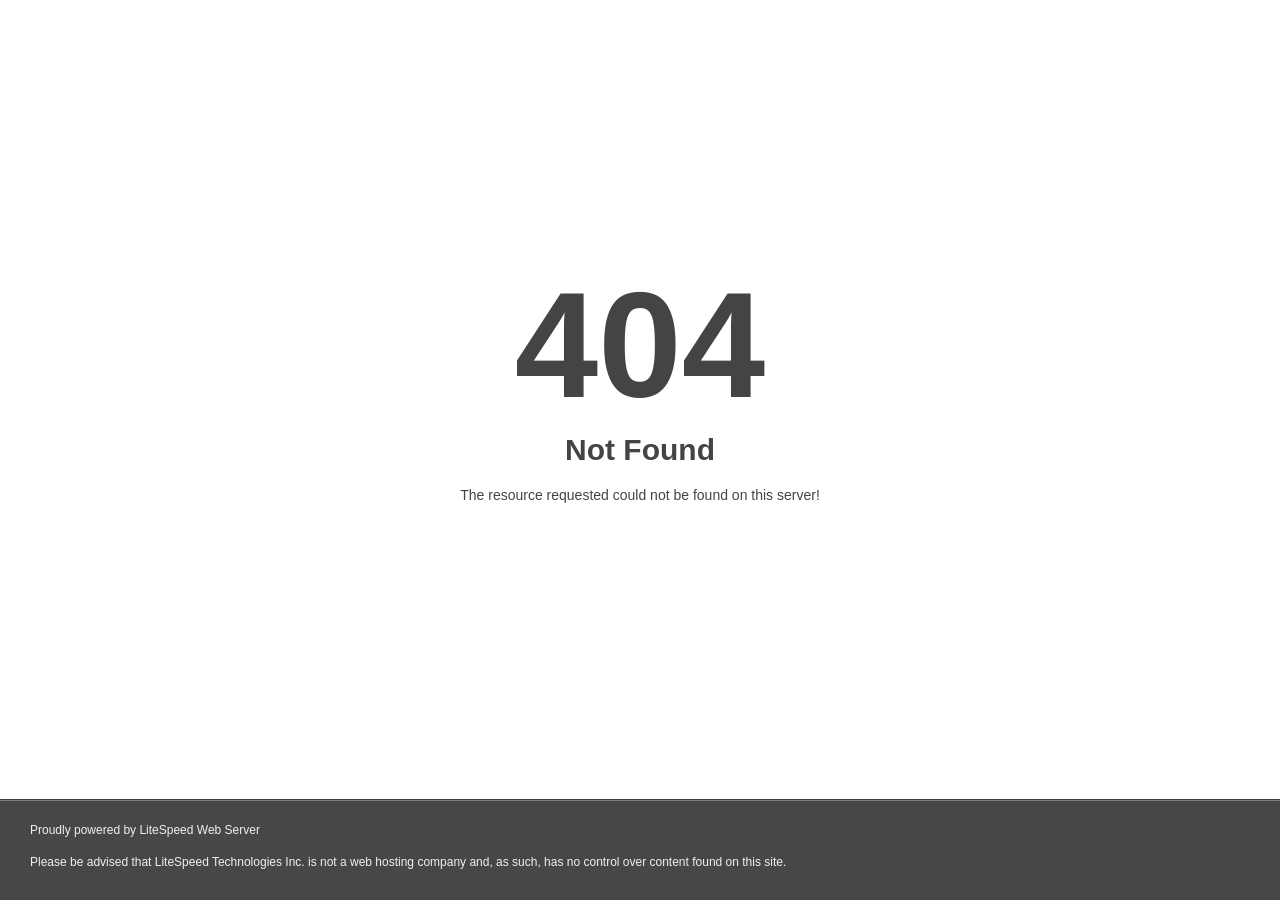
<file: img/preloader.html>
<!DOCTYPE html>
<html style="height:100%">
<head>
<meta name="viewport" content="width=device-width, initial-scale=1, shrink-to-fit=no" />
<title> 404 Not Found
</title><style>@media (prefers-color-scheme:dark){body{background-color:#000!important}}</style></head>
<body style="color: #444; margin:0;font: normal 14px/20px Arial, Helvetica, sans-serif; height:100%; background-color: #fff;">
<div style="height:auto; min-height:100%; ">     <div style="text-align: center; width:800px; margin-left: -400px; position:absolute; top: 30%; left:50%;">
        <h1 style="margin:0; font-size:150px; line-height:150px; font-weight:bold;">404</h1>
<h2 style="margin-top:20px;font-size: 30px;">Not Found
</h2>
<p>The resource requested could not be found on this server!</p>
</div></div><div style="color:#f0f0f0; font-size:12px;margin:auto;padding:0px 30px 0px 30px;position:relative;clear:both;height:100px;margin-top:-101px;background-color:#474747;border-top: 1px solid rgba(0,0,0,0.15);box-shadow: 0 1px 0 rgba(255, 255, 255, 0.3) inset;">
<br>Proudly powered by LiteSpeed Web Server<p>Please be advised that LiteSpeed Technologies Inc. is not a web hosting company and, as such, has no control over content found on this site.</p></div></body></html>
</file>
<file: css/loaders/loader.css>
:root {
  --_size: 1.6rem;
  --_font-default: "Syne", sans-serif;
  --_font-accent: "Syne", sans-serif;
  --_radius-s: 1.5rem;
  --_radius-m: 2.2rem;
  --_radius-l: 3rem;
  --_radius-xl: 3.6rem;
  --_animspeed-fast: 0.1s;
  --_animspeed-medium: 0.3s;
  --_animspeed-slow: 0.6s;
  --_animbezier: cubic-bezier(0.23, 0.65, 0.74, 1.09);
  /* light color scheme */
  --base--light: #e6ebf4;
  --base-tint--light: #ebf0f7;
  --base-shade--light: #bdc1c8;
  --accent--light: #aa70e0;
  --secondary--light: #7059e2;
  --secondary-rgba--light: rgba(112,89,226,0.3);
  --stroke-controls--light: #a8b0c1;
  --stroke-controls-neutral--light: rgba(0,0,0,0.3);
  --stroke-elements--light: #d1d5e0;
  --t-bright--light: #22232c;
  --t-medium--light: #424550;
  --t-muted--light: #666a79;
  --t-accent--light: #8f56cc;
  --t-secondary--light: #5d4ec4;
  --t-disabled--light: #717586;
  --t-placeholder--light: #969bb2;
  --base-opp--light: #111111;
  --t-opp-bright--light: #ebf0f7;
  --t-opp-medium--light: #C7C6D3;
  --t-opp-muted--light: #A1A1AF;
  --gradient-one--light: #CEC4EF;
  --gradient-two--light: #f5c5cd;
  --gradient-three--light: #ac8fe3;
  /* dark color scheme */
  --base--dark: #111111;
  --base-tint--dark: #161616;
  --base-shade--dark: #000000;
  --accent--dark: #E4B8BF;
  --secondary--dark: #CEC4EF;
  --secondary-rgba--dark: rgba(206,196,239,0.2);
  --stroke-controls--dark: #4B4B51;
  --stroke-controls-neutral--dark: rgba(255,255,255,0.3);
  --stroke-elements--dark: #303033;
  --t-bright--dark: #e9e9f1;
  --t-medium--dark: #C7C6D3;
  --t-muted--dark: #A1A1AF;
  --t-accent--dark: #E1BAC5;
  --t-secondary--dark: #CEC4EF;
  --t-disabled--dark: #8B8A91;
  --t-placeholder--dark: #58585E;
  --base-opp--dark: #fafafa;
  --t-opp-bright--dark: #121319;
  --t-opp-medium--dark: #626577;
  --t-opp-muted--dark: #717586;
  --gradient-one--dark: #a287d5;
  --gradient-two--dark: #E4B8BF;
  --gradient-three--dark: #8b6bc5;
  /* permanent colors */
  --per-base: #111111;
  --per-base-tint: #212121;
  --per-stroke-controls: rgba(255,255,255,0.4);
  --t-per-bright-light: #ffffff;
  --t-per-medium-light: #f2f2f2;
  --t-per-muted-light: #C7C6D3;
  --t-per-bright-dark: #27293b;
  --t-per-medium-dark: #626577;
  --t-per-muted-dark: #717586;
}
@media only screen and (min-width: 1600px) {
  :root {
    --_radius-s: 1.7rem;
    --_radius-m: 2.6rem;
  }
}

/* defaults */
@media (prefers-color-scheme: light) {
  :root {
    --base: var(--base--light);
    --base-tint: var(--base-tint--light);
    --base-shade: var(--base-shade--light);
    --accent: var(--accent--light);
    --secondary: var(--secondary--light);
    --secondary-rgba: var(--secondary-rgba--light);
    --stroke-controls: var(--stroke-controls--light);
    --stroke-controls-neutral: var(--stroke-controls-neutral--light);
    --stroke-elements: var(--stroke-elements--light);
    --t-bright: var(--t-bright--light);
    --t-medium: var(--t-medium--light);
    --t-muted: var(--t-muted--light);
    --t-accent: var(--t-accent--light);
    --t-secondary: var(--t-secondary--light);
    --t-disabled: var(--t-disabled--light);
    --t-placeholder: var(--t-placeholder--light);
    --base-opp: var(--base-opp--light);
    --t-opp-bright: var(--t-opp-bright--light);
    --t-opp-medium: var(--t-opp-medium--light);
    --t-opp-muted: var(--t-opp-muted--light);
    --gradient-one: var(--gradient-one--light);
    --gradient-two: var(--gradient-two--light);
    --gradient-three: var(--gradient-three--light);
  }
}
@media (prefers-color-scheme: dark) {
  :root {
    --base: var(--base--dark);
    --base-tint: var(--base-tint--dark);
    --base-shade: var(--base-shade--dark);
    --accent: var(--accent--dark);
    --secondary: var(--secondary--dark);
    --secondary-rgba: var(--secondary-rgba--dark);
    --stroke-controls: var(--stroke-controls--dark);
    --stroke-controls-neutral: var(--stroke-controls-neutral--dark);
    --stroke-elements: var(--stroke-elements--dark);
    --t-bright: var(--t-bright--dark);
    --t-medium: var(--t-medium--dark);
    --t-muted: var(--t-muted--dark);
    --t-accent: var(--t-accent--dark);
    --t-secondary: var(--t-secondary--dark);
    --t-disabled: var(--t-disabled--dark);
    --t-placeholder: var(--t-placeholder--dark);
    --base-opp: var(--base-opp--dark);
    --t-opp-bright: var(--t-opp-bright--dark);
    --t-opp-medium: var(--t-opp-medium--dark);
    --t-opp-muted: var(--t-opp-muted--dark);
    --gradient-one: var(--gradient-one--dark);
    --gradient-two: var(--gradient-two--dark);
    --gradient-three: var(--gradient-three--dark);
  }
}
[color-scheme=light] {
  --base: var(--base--light);
  --base-tint: var(--base-tint--light);
  --base-shade: var(--base-shade--light);
  --accent: var(--accent--light);
  --secondary: var(--secondary--light);
  --secondary-rgba: var(--secondary-rgba--light);
  --stroke-controls: var(--stroke-controls--light);
  --stroke-controls-neutral: var(--stroke-controls-neutral--light);
  --stroke-elements: var(--stroke-elements--light);
  --t-bright: var(--t-bright--light);
  --t-medium: var(--t-medium--light);
  --t-muted: var(--t-muted--light);
  --t-accent: var(--t-accent--light);
  --t-secondary: var(--t-secondary--light);
  --t-disabled: var(--t-disabled--light);
  --t-placeholder: var(--t-placeholder--light);
  --base-opp: var(--base-opp--light);
  --t-opp-bright: var(--t-opp-bright--light);
  --t-opp-medium: var(--t-opp-medium--light);
  --t-opp-muted: var(--t-opp-muted--light);
  --gradient-one: var(--gradient-one--light);
  --gradient-two: var(--gradient-two--light);
  --gradient-three: var(--gradient-three--light);
}

[color-scheme=dark] {
  --base: var(--base--dark);
  --base-tint: var(--base-tint--dark);
  --base-shade: var(--base-shade--dark);
  --accent: var(--accent--dark);
  --secondary: var(--secondary--dark);
  --secondary-rgba: var(--secondary-rgba--dark);
  --stroke-controls: var(--stroke-controls--dark);
  --stroke-controls-neutral: var(--stroke-controls-neutral--dark);
  --stroke-elements: var(--stroke-elements--dark);
  --t-bright: var(--t-bright--dark);
  --t-medium: var(--t-medium--dark);
  --t-muted: var(--t-muted--dark);
  --t-accent: var(--t-accent--dark);
  --t-secondary: var(--t-secondary--dark);
  --t-disabled: var(--t-disabled--dark);
  --t-placeholder: var(--t-placeholder--dark);
  --base-opp: var(--base-opp--dark);
  --t-opp-bright: var(--t-opp-bright--dark);
  --t-opp-medium: var(--t-opp-medium--dark);
  --t-opp-muted: var(--t-opp-muted--dark);
  --gradient-one: var(--gradient-one--dark);
  --gradient-two: var(--gradient-two--dark);
  --gradient-three: var(--gradient-three--dark);
}

/* ------------------------------------------------*/
/* Loader Styles Start */
/* ------------------------------------------------*/
.loader {
  position: fixed;
  top: 0;
  right: 0;
  bottom: 0;
  left: 0;
  z-index: 9999;
  background-color: var(--base-tint);
  opacity: 1;
  visibility: visible;
  -webkit-transition: all var(--_animspeed-slow) ease-in-out;
  -moz-transition: all var(--_animspeed-slow) ease-in-out;
  transition: all var(--_animspeed-slow) ease-in-out;
}
.loader.loaded {
  background-color: var(--base);
  opacity: 0;
  visibility: hidden;
}

.loader__content {
  position: absolute;
  left: 50%;
  top: 50%;
  bottom: auto;
  right: auto;
  -webkit-transform: translateX(-50%) translateY(-50%);
     -moz-transform: translateX(-50%) translateY(-50%);
      -ms-transform: translateX(-50%) translateY(-50%);
          transform: translateX(-50%) translateY(-50%);
  width: 40px;
  height: 60px;
  -webkit-transition: opacity var(--_animspeed-medium) ease-in-out;
  -moz-transition: opacity var(--_animspeed-medium) ease-in-out;
  transition: opacity var(--_animspeed-medium) ease-in-out;
  opacity: 1;
}
.loader__content.fade-out {
  opacity: 0;
}

.loader__box {
  width: 40px;
  height: 40px;
  background: var(--accent);
  background: -moz-linear-gradient(315deg, var(--accent) 0%, var(--secondary) 100%);
  background: linear-gradient(135deg, var(--accent) 0%, var(--secondary) 100%);
  -webkit-animation: jump 0.5s linear infinite;
     -moz-animation: jump 0.5s linear infinite;
          animation: jump 0.5s linear infinite;
  -moz-border-radius: 10px;
       border-radius: 10px;
}

@-webkit-keyframes jump {
  17% {
    border-bottom-right-radius: 10px;
  }
  25% {
    -webkit-transform: translateY(9px) rotate(22.5deg);
            transform: translateY(9px) rotate(22.5deg);
  }
  50% {
    -webkit-transform: translateY(18px) scale(1, 0.9) rotate(45deg);
            transform: translateY(18px) scale(1, 0.9) rotate(45deg);
    border-bottom-right-radius: 40px;
  }
  75% {
    -webkit-transform: translateY(9px) rotate(67.5deg);
            transform: translateY(9px) rotate(67.5deg);
  }
  100% {
    -webkit-transform: translateY(0) rotate(90deg);
            transform: translateY(0) rotate(90deg);
  }
}

@-moz-keyframes jump {
  17% {
    -moz-border-radius-bottomright: 10px;
         border-bottom-right-radius: 10px;
  }
  25% {
    -moz-transform: translateY(9px) rotate(22.5deg);
         transform: translateY(9px) rotate(22.5deg);
  }
  50% {
    -moz-transform: translateY(18px) scale(1, 0.9) rotate(45deg);
         transform: translateY(18px) scale(1, 0.9) rotate(45deg);
    -moz-border-radius-bottomright: 40px;
         border-bottom-right-radius: 40px;
  }
  75% {
    -moz-transform: translateY(9px) rotate(67.5deg);
         transform: translateY(9px) rotate(67.5deg);
  }
  100% {
    -moz-transform: translateY(0) rotate(90deg);
         transform: translateY(0) rotate(90deg);
  }
}

@keyframes jump {
  17% {
    -moz-border-radius-bottomright: 10px;
         border-bottom-right-radius: 10px;
  }
  25% {
    -webkit-transform: translateY(9px) rotate(22.5deg);
       -moz-transform: translateY(9px) rotate(22.5deg);
            transform: translateY(9px) rotate(22.5deg);
  }
  50% {
    -webkit-transform: translateY(18px) scale(1, 0.9) rotate(45deg);
       -moz-transform: translateY(18px) scale(1, 0.9) rotate(45deg);
            transform: translateY(18px) scale(1, 0.9) rotate(45deg);
    -moz-border-radius-bottomright: 40px;
         border-bottom-right-radius: 40px;
  }
  75% {
    -webkit-transform: translateY(9px) rotate(67.5deg);
       -moz-transform: translateY(9px) rotate(67.5deg);
            transform: translateY(9px) rotate(67.5deg);
  }
  100% {
    -webkit-transform: translateY(0) rotate(90deg);
       -moz-transform: translateY(0) rotate(90deg);
            transform: translateY(0) rotate(90deg);
  }
}
.loader__shadow {
  width: 40px;
  height: 5px;
  background-color: var(--base-shade);
  position: absolute;
  top: 49px;
  left: 0;
  -moz-border-radius: 50%;
       border-radius: 50%;
  -webkit-animation: shadow 0.5s linear infinite;
     -moz-animation: shadow 0.5s linear infinite;
          animation: shadow 0.5s linear infinite;
}

@-webkit-keyframes shadow {
  50% {
    -webkit-transform: scale(1.2, 1);
            transform: scale(1.2, 1);
  }
}

@-moz-keyframes shadow {
  50% {
    -moz-transform: scale(1.2, 1);
         transform: scale(1.2, 1);
  }
}

@keyframes shadow {
  50% {
    -webkit-transform: scale(1.2, 1);
       -moz-transform: scale(1.2, 1);
            transform: scale(1.2, 1);
  }
}
/* ------------------------------------------------*/
/* Loader Styles End */
/* ------------------------------------------------*/
</file>
